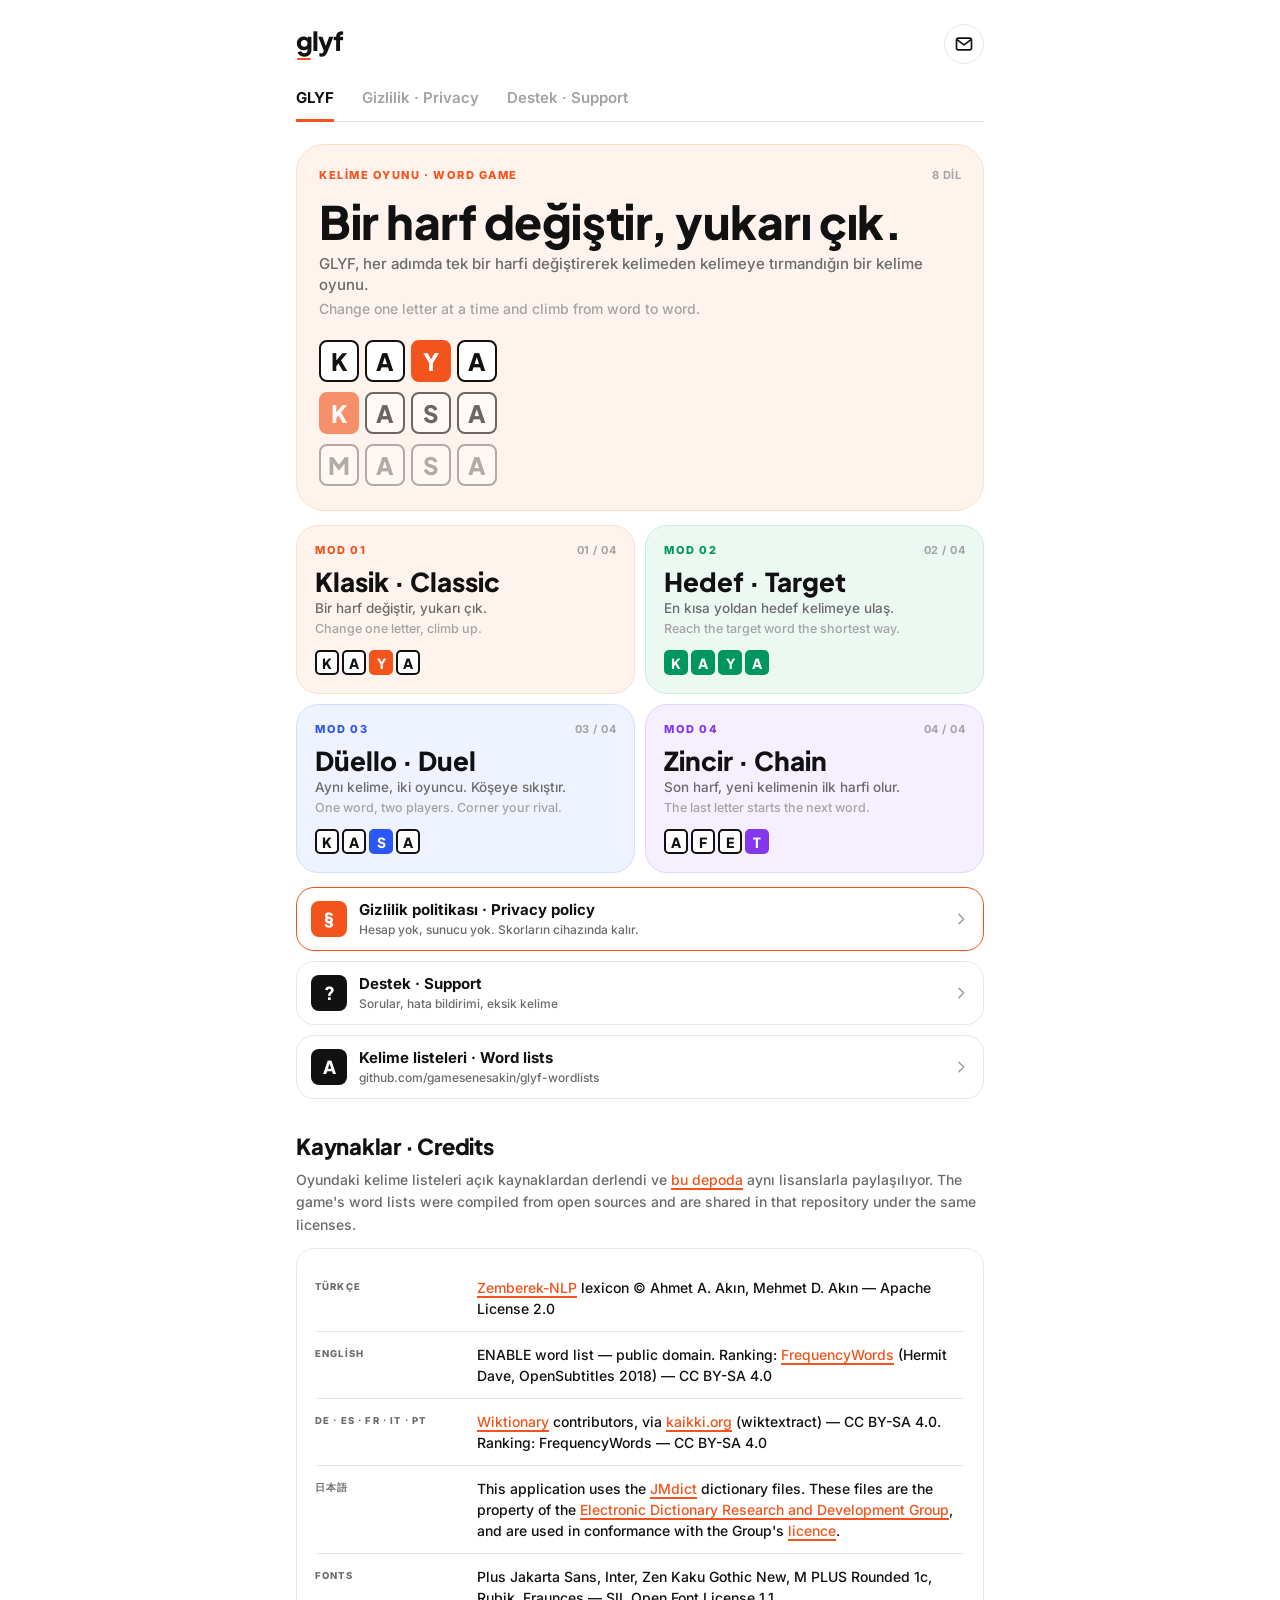
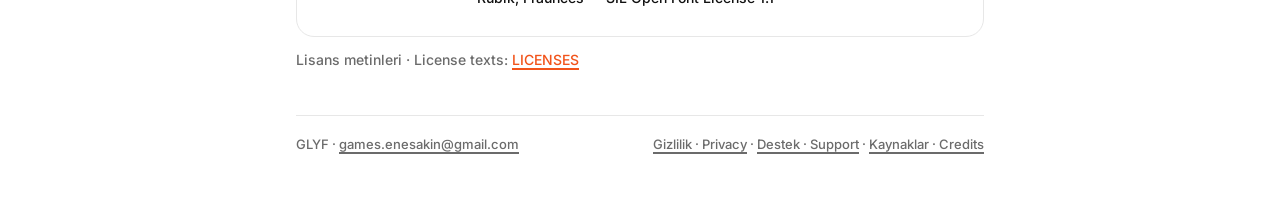
<file: docs/index.html>
<!doctype html>
<html lang="tr"><head><meta charset="utf-8"><meta name="viewport" content="width=device-width,initial-scale=1">
<title>GLYF · Kelime merdiveni oyunu · Word-ladder game</title><link rel="stylesheet" href="style.css"><link rel="icon" href="favicon.png"><link rel="apple-touch-icon" href="apple-touch-icon.png">
<meta name="theme-color" content="#FFFFFF" media="(prefers-color-scheme: light)"><meta name="theme-color" content="#000000" media="(prefers-color-scheme: dark)"></head>
<body class="m-o"><main>
<header><a class="logo" href="index.html" aria-label="GLYF"><span class="g">g</span>lyf</a><a class="mail" href="mailto:games.enesakin@gmail.com" aria-label="E-posta · Email"><svg viewBox="0 0 24 24" aria-hidden="true"><rect x="3" y="5" width="18" height="14" rx="2.5"/><path d="M4 7l8 6 8-6"/></svg></a></header>
<nav class="tabs" aria-label="Sayfalar"><a href="index.html" class="on">GLYF</a><a href="privacy.html">Gizlilik · Privacy</a><a href="support.html">Destek · Support</a></nav>

<section class="hero">
<div class="kicker"><span>Kelime oyunu · Word game</span><span>8 dil</span></div>
<h1>Bir harf değiştir, yukarı çık.</h1>
<p class="tag">GLYF, her adımda tek bir harfi değiştirerek kelimeden kelimeye tırmandığın bir kelime oyunu.</p>
<p class="tag en">Change one letter at a time and climb from word to word.</p>
<div class="art" aria-hidden="true"><div class="w"><span class="t">K</span><span class="t">A</span><span class="t a">Y</span><span class="t">A</span></div><div class="w f2"><span class="t a">K</span><span class="t">A</span><span class="t">S</span><span class="t">A</span></div><div class="w f3"><span class="t">M</span><span class="t">A</span><span class="t">S</span><span class="t">A</span></div></div>
</section>

<div class="modes"><div class="mode m-o"><div class="kicker"><span>MOD 01</span><span>01 / 04</span></div><h3>Klasik · Classic</h3><p>Bir harf değiştir, yukarı çık.</p><p class="en">Change one letter, climb up.</p><div class="w s"><span class="t">K</span><span class="t">A</span><span class="t a">Y</span><span class="t">A</span></div></div><div class="mode m-g"><div class="kicker"><span>MOD 02</span><span>02 / 04</span></div><h3>Hedef · Target</h3><p>En kısa yoldan hedef kelimeye ulaş.</p><p class="en">Reach the target word the shortest way.</p><div class="w s"><span class="t a">K</span><span class="t a">A</span><span class="t a">Y</span><span class="t a">A</span></div></div><div class="mode m-b"><div class="kicker"><span>MOD 03</span><span>03 / 04</span></div><h3>Düello · Duel</h3><p>Aynı kelime, iki oyuncu. Köşeye sıkıştır.</p><p class="en">One word, two players. Corner your rival.</p><div class="w s"><span class="t">K</span><span class="t">A</span><span class="t a">S</span><span class="t">A</span></div></div><div class="mode m-p"><div class="kicker"><span>MOD 04</span><span>04 / 04</span></div><h3>Zincir · Chain</h3><p>Son harf, yeni kelimenin ilk harfi olur.</p><p class="en">The last letter starts the next word.</p><div class="w s"><span class="t">A</span><span class="t">F</span><span class="t">E</span><span class="t a">T</span></div></div></div>

<div class="rows">
<a class="row pri" href="privacy.html"><span class="ic acc">§</span><span class="tx"><b>Gizlilik politikası · Privacy policy</b><span>Hesap yok, sunucu yok. Skorların cihazında kalır.</span></span><svg class="chev" viewBox="0 0 24 24" aria-hidden="true"><path d="M9 5l7 7-7 7"/></svg></a>
<a class="row" href="support.html"><span class="ic">?</span><span class="tx"><b>Destek · Support</b><span>Sorular, hata bildirimi, eksik kelime</span></span><svg class="chev" viewBox="0 0 24 24" aria-hidden="true"><path d="M9 5l7 7-7 7"/></svg></a>
<a class="row" href="https://github.com/gamesenesakin/glyf-wordlists"><span class="ic">A</span><span class="tx"><b>Kelime listeleri · Word lists</b><span>github.com/gamesenesakin/glyf-wordlists</span></span><svg class="chev" viewBox="0 0 24 24" aria-hidden="true"><path d="M9 5l7 7-7 7"/></svg></a>
</div>

<h2 id="credits">Kaynaklar · Credits</h2>
<p class="muted">Oyundaki kelime listeleri açık kaynaklardan derlendi ve <a href="https://github.com/gamesenesakin/glyf-wordlists">bu depoda</a> aynı lisanslarla paylaşılıyor. The game's word lists were compiled from open sources and are shared in that repository under the same licenses.</p>
<div class="card src">
<div><span class="k">Türkçe</span><span><a href="https://github.com/ahmetaa/zemberek-nlp">Zemberek-NLP</a> lexicon © Ahmet A. Akın, Mehmet D. Akın — Apache License 2.0</span></div>
<div><span class="k">English</span><span>ENABLE word list — public domain. Ranking: <a href="https://github.com/hermitdave/FrequencyWords">FrequencyWords</a> (Hermit Dave, OpenSubtitles 2018) — CC BY-SA 4.0</span></div>
<div><span class="k">DE · ES · FR · IT · PT</span><span><a href="https://www.wiktionary.org/">Wiktionary</a> contributors, via <a href="https://kaikki.org/">kaikki.org</a> (wiktextract) — CC BY-SA 4.0. Ranking: FrequencyWords — CC BY-SA 4.0</span></div>
<div><span class="k">日本語</span><span>This application uses the <a href="https://www.edrdg.org/wiki/index.php/JMdict-EDICT_Dictionary_Project">JMdict</a> dictionary files. These files are the property of the <a href="https://www.edrdg.org/">Electronic Dictionary Research and Development Group</a>, and are used in conformance with the Group's <a href="https://www.edrdg.org/edrdg/license.html">licence</a>.</span></div>
<div><span class="k">Fonts</span><span>Plus Jakarta Sans, Inter, Zen Kaku Gothic New, M PLUS Rounded 1c, Rubik, Fraunces — SIL Open Font License 1.1</span></div>
</div>
<p class="muted">Lisans metinleri · License texts: <a href="https://github.com/gamesenesakin/glyf-wordlists/tree/main/LICENSES">LICENSES</a></p>
<footer><span>GLYF · <a href="mailto:games.enesakin@gmail.com">games.enesakin@gmail.com</a></span><span><a href="privacy.html">Gizlilik · Privacy</a> · <a href="support.html">Destek · Support</a> · <a href="index.html#credits">Kaynaklar · Credits</a></span></footer>
</main></body></html>
</file>
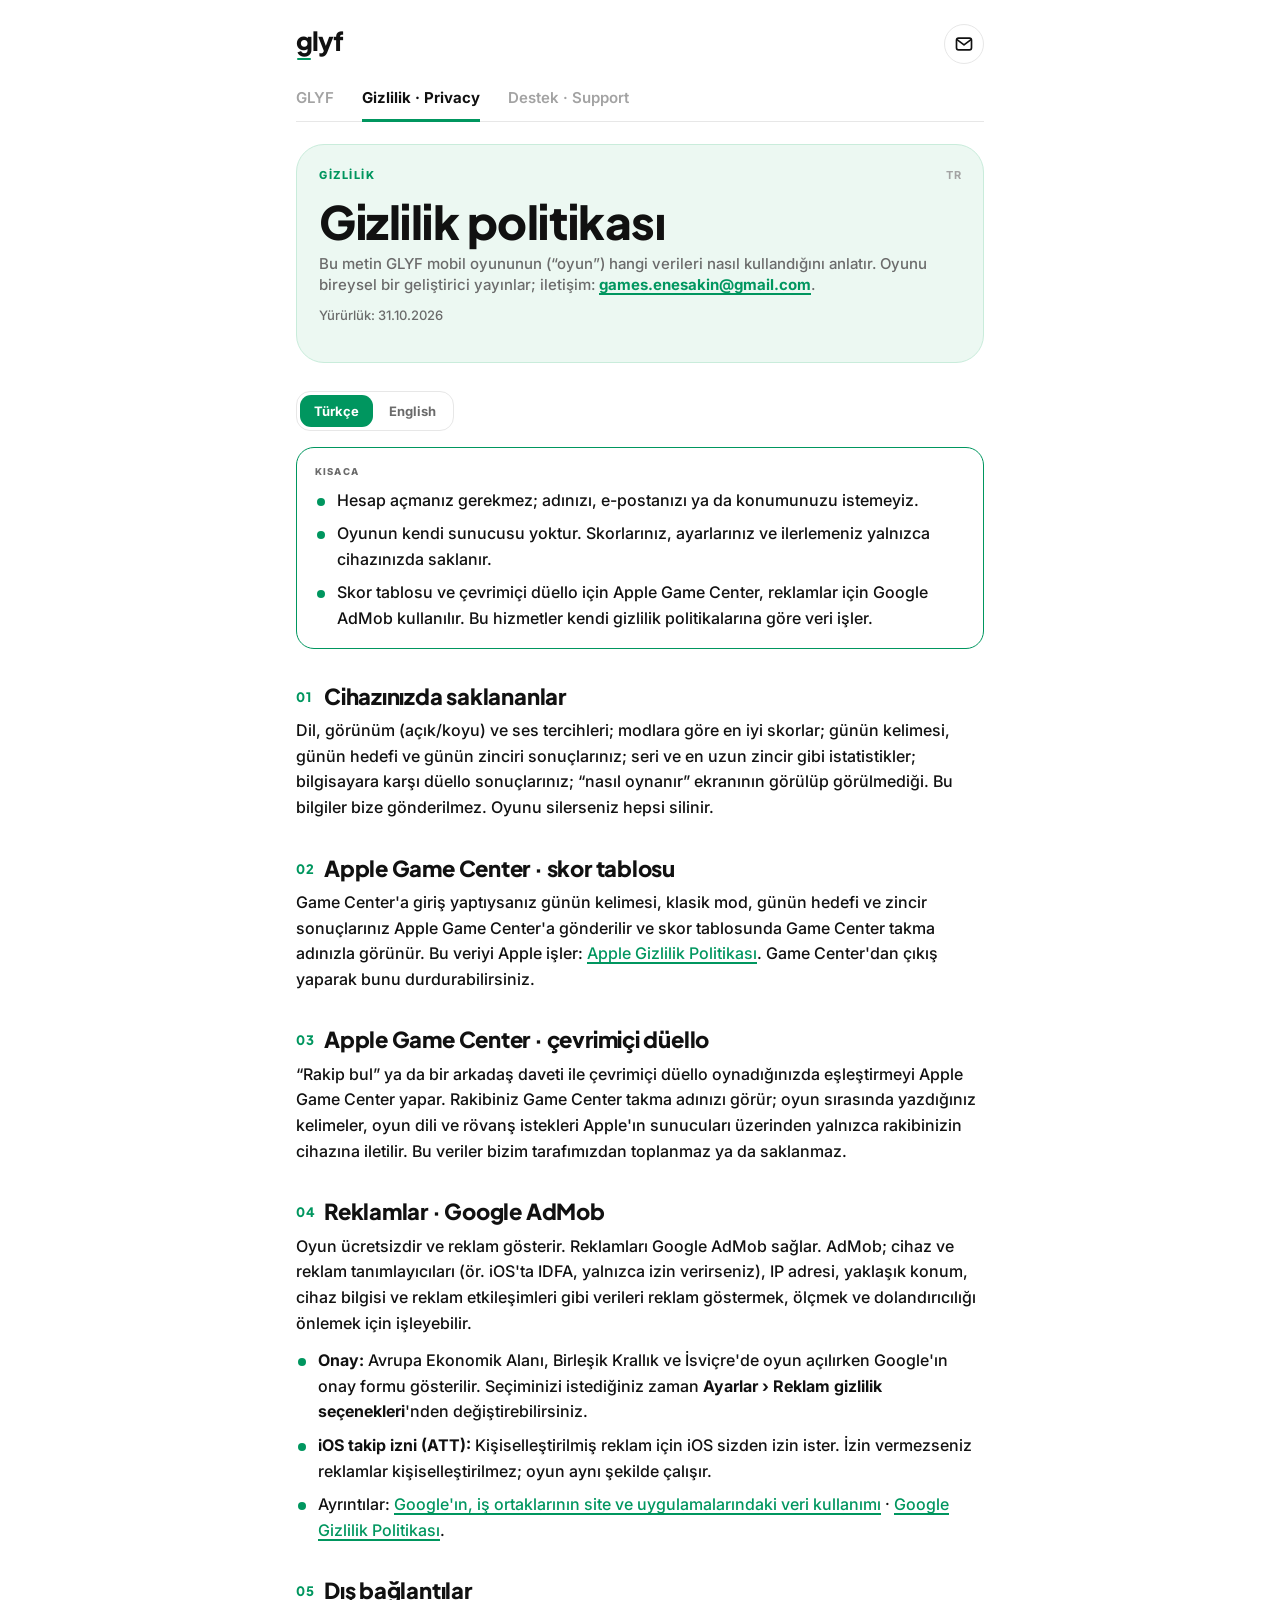
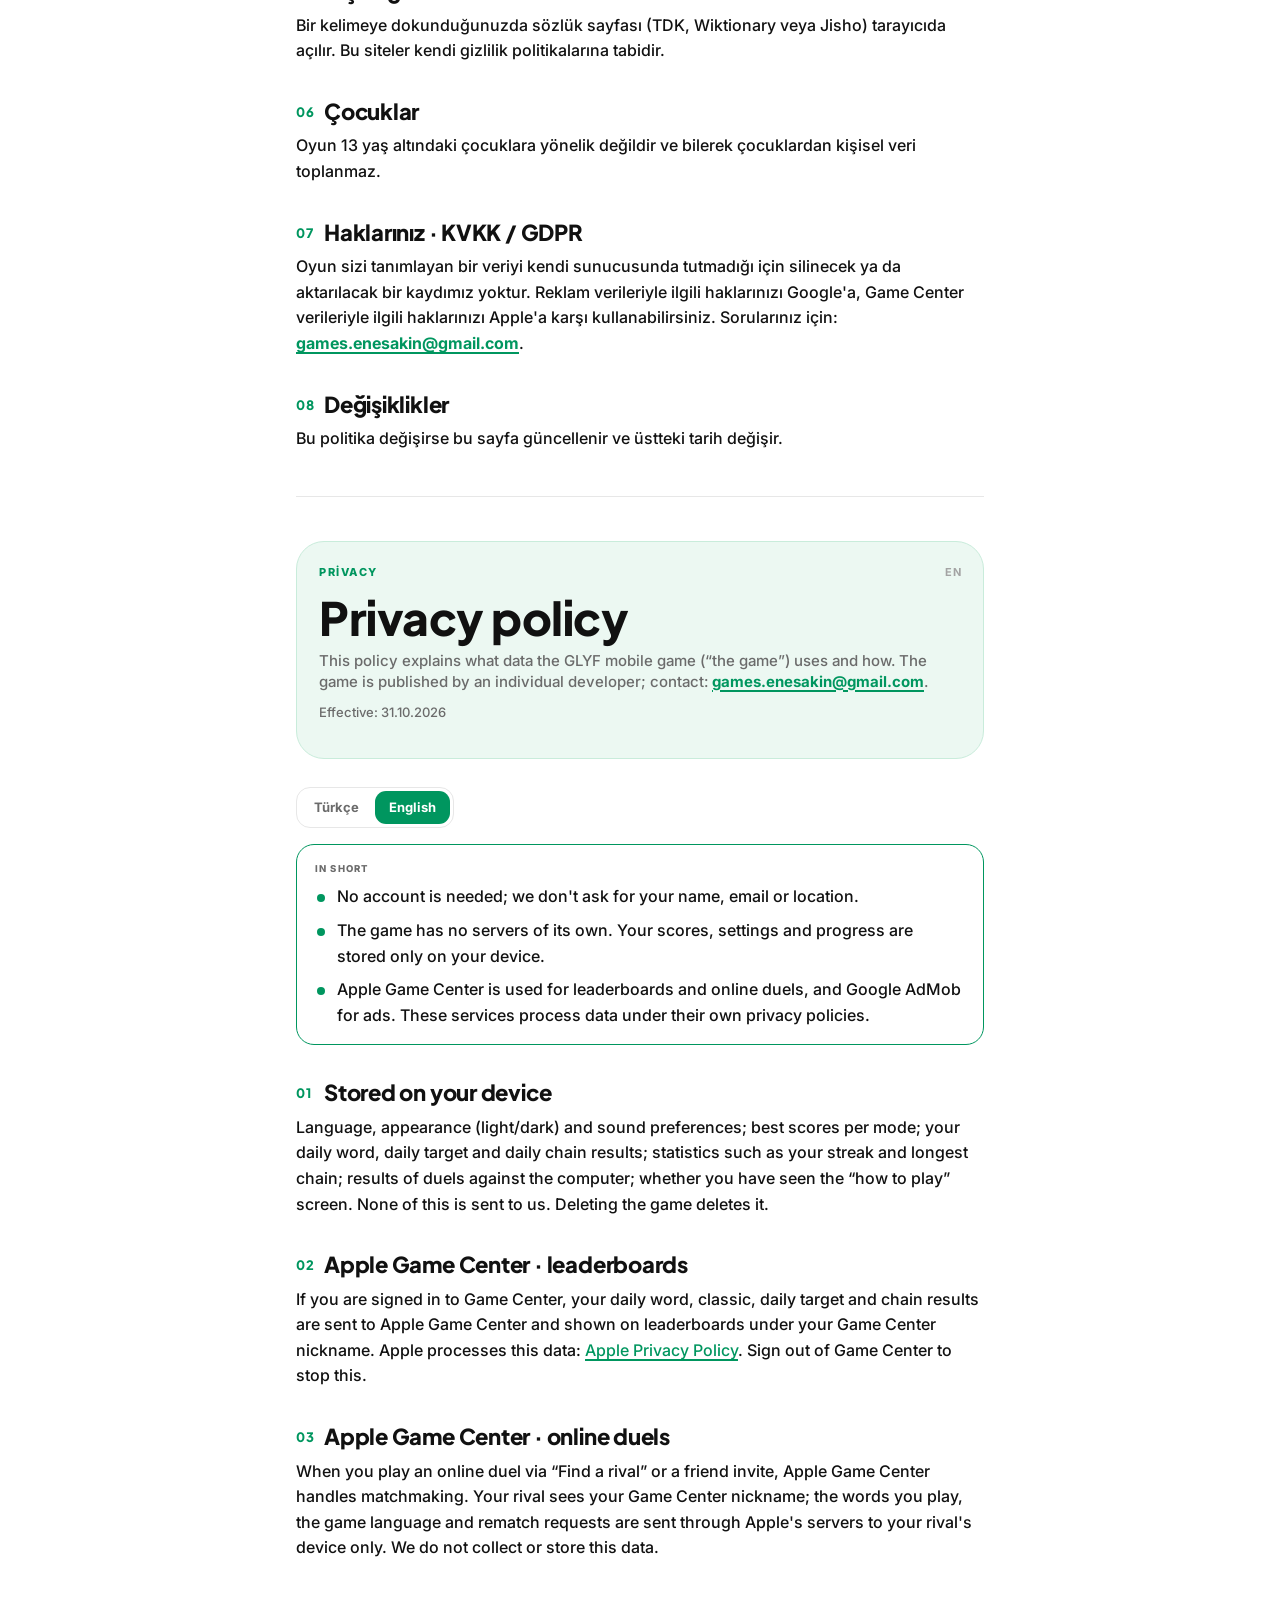
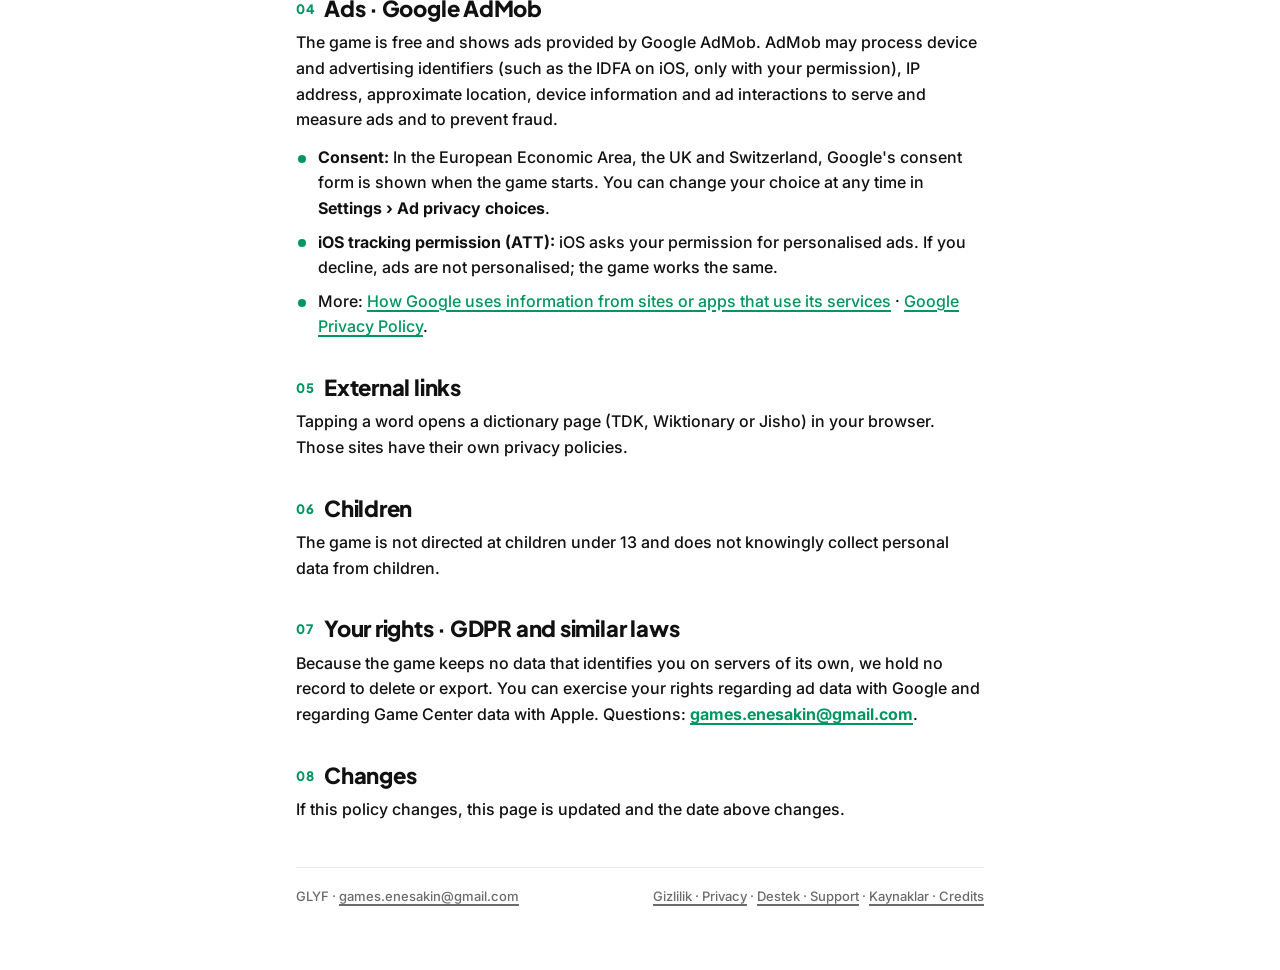
<file: docs/privacy.html>
<!doctype html>
<html lang="tr"><head><meta charset="utf-8"><meta name="viewport" content="width=device-width,initial-scale=1">
<title>Gizlilik politikası · Privacy policy · GLYF</title><link rel="stylesheet" href="style.css"><link rel="icon" href="favicon.png"><link rel="apple-touch-icon" href="apple-touch-icon.png">
<meta name="theme-color" content="#FFFFFF" media="(prefers-color-scheme: light)"><meta name="theme-color" content="#000000" media="(prefers-color-scheme: dark)"></head>
<body class="m-g"><main>
<header><a class="logo" href="index.html" aria-label="GLYF"><span class="g">g</span>lyf</a><a class="mail" href="mailto:games.enesakin@gmail.com" aria-label="E-posta · Email"><svg viewBox="0 0 24 24" aria-hidden="true"><rect x="3" y="5" width="18" height="14" rx="2.5"/><path d="M4 7l8 6 8-6"/></svg></a></header>
<nav class="tabs" aria-label="Sayfalar"><a href="index.html">GLYF</a><a href="privacy.html" class="on">Gizlilik · Privacy</a><a href="support.html">Destek · Support</a></nav>
<section class="doc" id="tr">
<div class="hero"><div class="kicker"><span>Gizlilik</span><span>TR</span></div><h1>Gizlilik politikası</h1><p class="tag">Bu metin GLYF mobil oyununun (“oyun”) hangi verileri nasıl kullandığını anlatır. Oyunu bireysel bir geliştirici yayınlar; iletişim: <a href="mailto:games.enesakin@gmail.com"><b>games.enesakin@gmail.com</b></a>.</p><p class="date">Yürürlük: 31.10.2026</p></div>
<div class="seg"><a href="#tr" class="on">Türkçe</a><a href="#en">English</a></div>
<div class="card pri"><p class="cap">Kısaca</p><ul><li>Hesap açmanız gerekmez; adınızı, e-postanızı ya da konumunuzu istemeyiz.</li><li>Oyunun kendi sunucusu yoktur. Skorlarınız, ayarlarınız ve ilerlemeniz yalnızca cihazınızda saklanır.</li><li>Skor tablosu ve çevrimiçi düello için Apple Game Center, reklamlar için Google AdMob kullanılır. Bu hizmetler kendi gizlilik politikalarına göre veri işler.</li></ul></div><h2><span class="n">01</span>Cihazınızda saklananlar</h2><p>Dil, görünüm (açık/koyu) ve ses tercihleri; modlara göre en iyi skorlar; günün kelimesi, günün hedefi ve günün zinciri sonuçlarınız; seri ve en uzun zincir gibi istatistikler; bilgisayara karşı düello sonuçlarınız; “nasıl oynanır” ekranının görülüp görülmediği. Bu bilgiler bize gönderilmez. Oyunu silerseniz hepsi silinir.</p><h2><span class="n">02</span>Apple Game Center · skor tablosu</h2><p>Game Center'a giriş yaptıysanız günün kelimesi, klasik mod, günün hedefi ve zincir sonuçlarınız Apple Game Center'a gönderilir ve skor tablosunda Game Center takma adınızla görünür. Bu veriyi Apple işler: <a href="https://www.apple.com/legal/privacy/">Apple Gizlilik Politikası</a>. Game Center'dan çıkış yaparak bunu durdurabilirsiniz.</p><h2><span class="n">03</span>Apple Game Center · çevrimiçi düello</h2><p>“Rakip bul” ya da bir arkadaş daveti ile çevrimiçi düello oynadığınızda eşleştirmeyi Apple Game Center yapar. Rakibiniz Game Center takma adınızı görür; oyun sırasında yazdığınız kelimeler, oyun dili ve rövanş istekleri Apple'ın sunucuları üzerinden yalnızca rakibinizin cihazına iletilir. Bu veriler bizim tarafımızdan toplanmaz ya da saklanmaz.</p><h2><span class="n">04</span>Reklamlar · Google AdMob</h2><p>Oyun ücretsizdir ve reklam gösterir. Reklamları Google AdMob sağlar. AdMob; cihaz ve reklam tanımlayıcıları (ör. iOS'ta IDFA, yalnızca izin verirseniz), IP adresi, yaklaşık konum, cihaz bilgisi ve reklam etkileşimleri gibi verileri reklam göstermek, ölçmek ve dolandırıcılığı önlemek için işleyebilir.</p><ul><li><b>Onay:</b> Avrupa Ekonomik Alanı, Birleşik Krallık ve İsviçre'de oyun açılırken Google'ın onay formu gösterilir. Seçiminizi istediğiniz zaman <b>Ayarlar › Reklam gizlilik seçenekleri</b>'nden değiştirebilirsiniz.</li><li><b>iOS takip izni (ATT):</b> Kişiselleştirilmiş reklam için iOS sizden izin ister. İzin vermezseniz reklamlar kişiselleştirilmez; oyun aynı şekilde çalışır.</li><li>Ayrıntılar: <a href="https://policies.google.com/technologies/partner-sites">Google'ın, iş ortaklarının site ve uygulamalarındaki veri kullanımı</a> · <a href="https://policies.google.com/privacy">Google Gizlilik Politikası</a>.</li></ul><h2><span class="n">05</span>Dış bağlantılar</h2><p>Bir kelimeye dokunduğunuzda sözlük sayfası (TDK, Wiktionary veya Jisho) tarayıcıda açılır. Bu siteler kendi gizlilik politikalarına tabidir.</p><h2><span class="n">06</span>Çocuklar</h2><p>Oyun 13 yaş altındaki çocuklara yönelik değildir ve bilerek çocuklardan kişisel veri toplanmaz.</p><h2><span class="n">07</span>Haklarınız · KVKK / GDPR</h2><p>Oyun sizi tanımlayan bir veriyi kendi sunucusunda tutmadığı için silinecek ya da aktarılacak bir kaydımız yoktur. Reklam verileriyle ilgili haklarınızı Google'a, Game Center verileriyle ilgili haklarınızı Apple'a karşı kullanabilirsiniz. Sorularınız için: <a href="mailto:games.enesakin@gmail.com"><b>games.enesakin@gmail.com</b></a>.</p><h2><span class="n">08</span>Değişiklikler</h2><p>Bu politika değişirse bu sayfa güncellenir ve üstteki tarih değişir.</p>
</section>
<hr>
<section class="doc" id="en">
<div class="hero"><div class="kicker"><span>Privacy</span><span>EN</span></div><h1>Privacy policy</h1><p class="tag">This policy explains what data the GLYF mobile game (“the game”) uses and how. The game is published by an individual developer; contact: <a href="mailto:games.enesakin@gmail.com"><b>games.enesakin@gmail.com</b></a>.</p><p class="date">Effective: 31.10.2026</p></div>
<div class="seg"><a href="#tr">Türkçe</a><a href="#en" class="on">English</a></div>
<div class="card pri"><p class="cap">In short</p><ul><li>No account is needed; we don't ask for your name, email or location.</li><li>The game has no servers of its own. Your scores, settings and progress are stored only on your device.</li><li>Apple Game Center is used for leaderboards and online duels, and Google AdMob for ads. These services process data under their own privacy policies.</li></ul></div><h2><span class="n">01</span>Stored on your device</h2><p>Language, appearance (light/dark) and sound preferences; best scores per mode; your daily word, daily target and daily chain results; statistics such as your streak and longest chain; results of duels against the computer; whether you have seen the “how to play” screen. None of this is sent to us. Deleting the game deletes it.</p><h2><span class="n">02</span>Apple Game Center · leaderboards</h2><p>If you are signed in to Game Center, your daily word, classic, daily target and chain results are sent to Apple Game Center and shown on leaderboards under your Game Center nickname. Apple processes this data: <a href="https://www.apple.com/legal/privacy/">Apple Privacy Policy</a>. Sign out of Game Center to stop this.</p><h2><span class="n">03</span>Apple Game Center · online duels</h2><p>When you play an online duel via “Find a rival” or a friend invite, Apple Game Center handles matchmaking. Your rival sees your Game Center nickname; the words you play, the game language and rematch requests are sent through Apple's servers to your rival's device only. We do not collect or store this data.</p><h2><span class="n">04</span>Ads · Google AdMob</h2><p>The game is free and shows ads provided by Google AdMob. AdMob may process device and advertising identifiers (such as the IDFA on iOS, only with your permission), IP address, approximate location, device information and ad interactions to serve and measure ads and to prevent fraud.</p><ul><li><b>Consent:</b> In the European Economic Area, the UK and Switzerland, Google's consent form is shown when the game starts. You can change your choice at any time in <b>Settings › Ad privacy choices</b>.</li><li><b>iOS tracking permission (ATT):</b> iOS asks your permission for personalised ads. If you decline, ads are not personalised; the game works the same.</li><li>More: <a href="https://policies.google.com/technologies/partner-sites">How Google uses information from sites or apps that use its services</a> · <a href="https://policies.google.com/privacy">Google Privacy Policy</a>.</li></ul><h2><span class="n">05</span>External links</h2><p>Tapping a word opens a dictionary page (TDK, Wiktionary or Jisho) in your browser. Those sites have their own privacy policies.</p><h2><span class="n">06</span>Children</h2><p>The game is not directed at children under 13 and does not knowingly collect personal data from children.</p><h2><span class="n">07</span>Your rights · GDPR and similar laws</h2><p>Because the game keeps no data that identifies you on servers of its own, we hold no record to delete or export. You can exercise your rights regarding ad data with Google and regarding Game Center data with Apple. Questions: <a href="mailto:games.enesakin@gmail.com"><b>games.enesakin@gmail.com</b></a>.</p><h2><span class="n">08</span>Changes</h2><p>If this policy changes, this page is updated and the date above changes.</p>
</section>
<footer><span>GLYF · <a href="mailto:games.enesakin@gmail.com">games.enesakin@gmail.com</a></span><span><a href="privacy.html">Gizlilik · Privacy</a> · <a href="support.html">Destek · Support</a> · <a href="index.html#credits">Kaynaklar · Credits</a></span></footer>
</main></body></html>
</file>
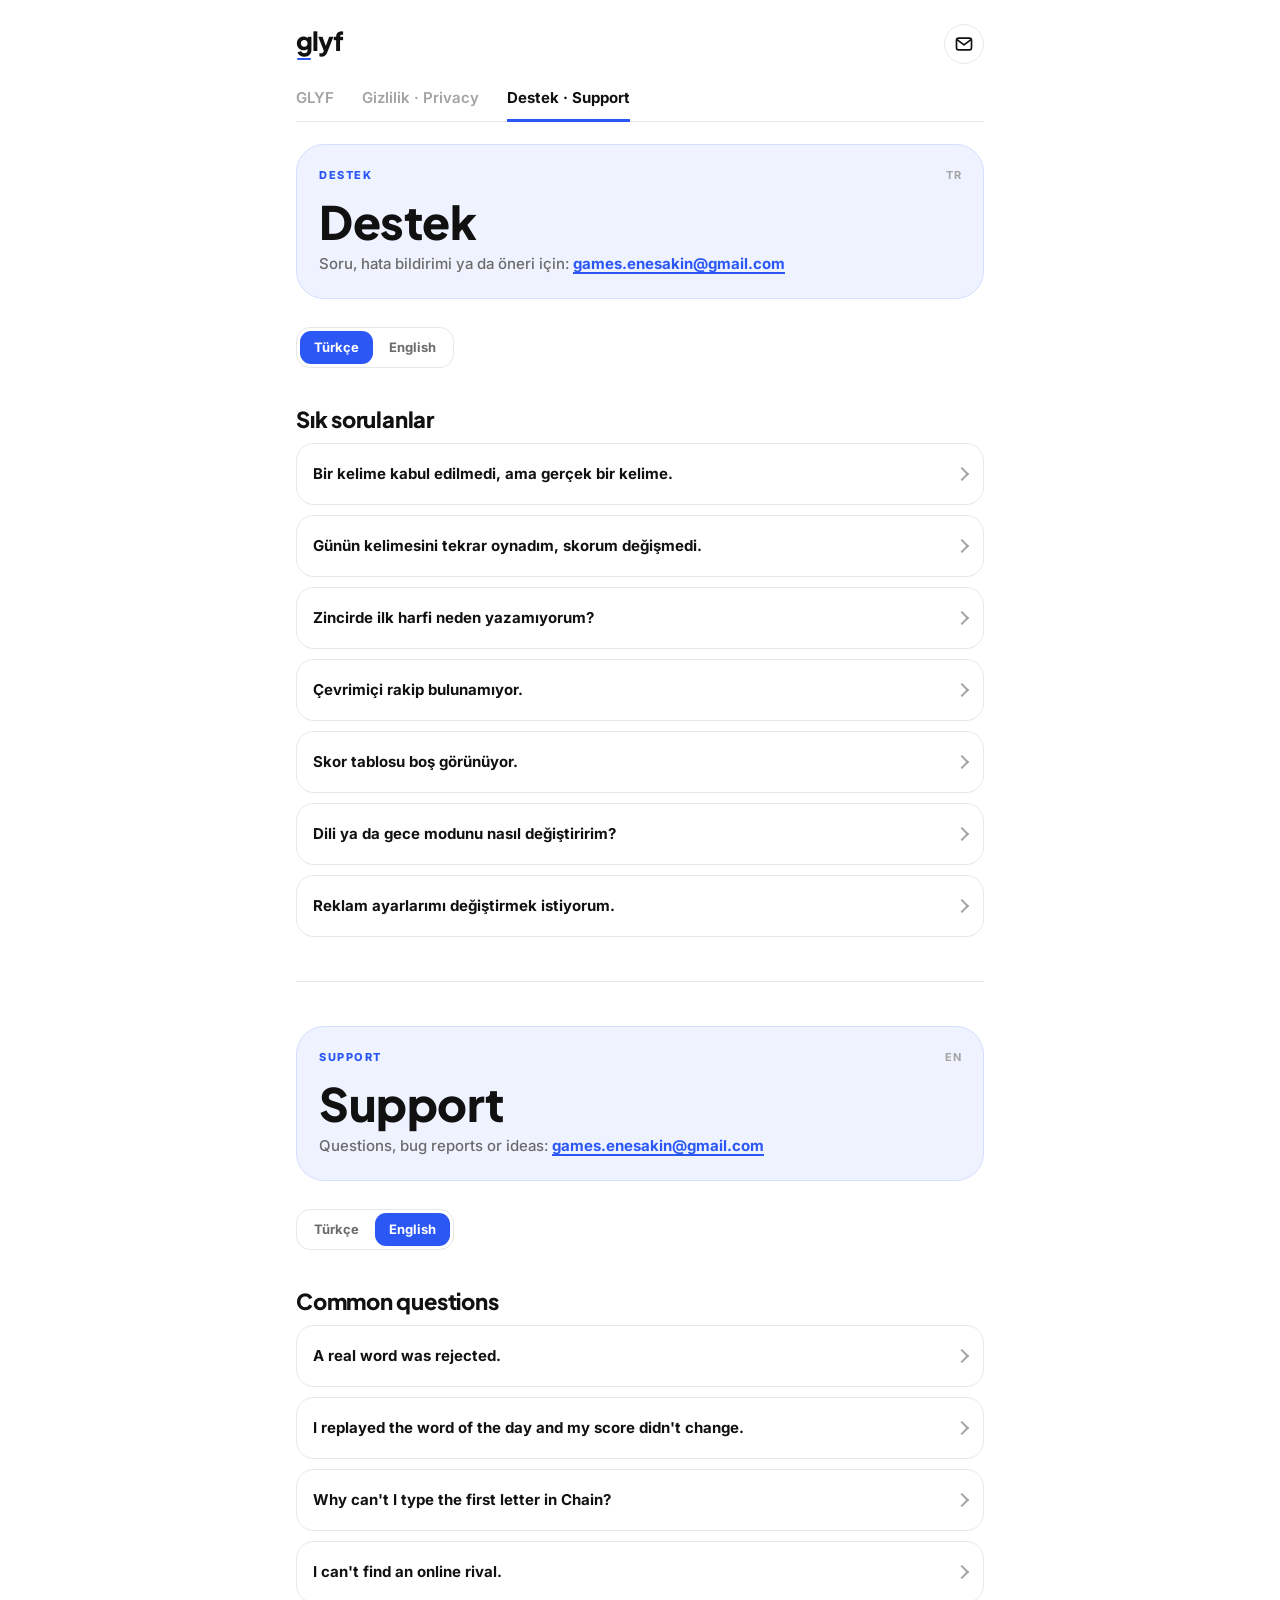
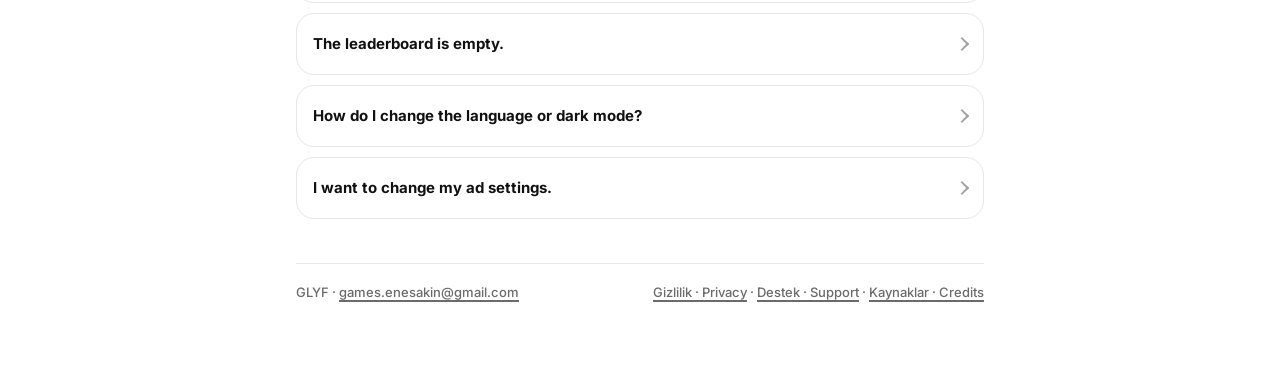
<file: docs/support.html>
<!doctype html>
<html lang="tr"><head><meta charset="utf-8"><meta name="viewport" content="width=device-width,initial-scale=1">
<title>Destek · Support · GLYF</title><link rel="stylesheet" href="style.css"><link rel="icon" href="favicon.png"><link rel="apple-touch-icon" href="apple-touch-icon.png">
<meta name="theme-color" content="#FFFFFF" media="(prefers-color-scheme: light)"><meta name="theme-color" content="#000000" media="(prefers-color-scheme: dark)"></head>
<body class="m-b"><main>
<header><a class="logo" href="index.html" aria-label="GLYF"><span class="g">g</span>lyf</a><a class="mail" href="mailto:games.enesakin@gmail.com" aria-label="E-posta · Email"><svg viewBox="0 0 24 24" aria-hidden="true"><rect x="3" y="5" width="18" height="14" rx="2.5"/><path d="M4 7l8 6 8-6"/></svg></a></header>
<nav class="tabs" aria-label="Sayfalar"><a href="index.html">GLYF</a><a href="privacy.html">Gizlilik · Privacy</a><a href="support.html" class="on">Destek · Support</a></nav>
<section class="doc" id="tr">
<div class="hero"><div class="kicker"><span>Destek</span><span>TR</span></div><h1>Destek</h1><p class="tag">Soru, hata bildirimi ya da öneri için: <a href="mailto:games.enesakin@gmail.com"><b>games.enesakin@gmail.com</b></a></p></div>
<div class="seg"><a href="#tr" class="on">Türkçe</a><a href="#en">English</a></div>
<h2>Sık sorulanlar</h2>
<details><summary>Bir kelime kabul edilmedi, ama gerçek bir kelime.</summary><p>Kelime listeleri açık sözlüklerden derlendi; eksikler olabilir. Kelimeyi ve dilini e-postayla yaz ya da <a href="https://github.com/gamesenesakin/glyf-wordlists/issues">GitHub'da bildir</a>. Türkçede yalnızca sözlükteki yalın haller ve fiil kökleri geçerli; ek almış haller (ör. “aldı”, “beni”) kabul edilmez.</p></details><details><summary>Günün kelimesini tekrar oynadım, skorum değişmedi.</summary><p>Günün kelimesinde, günün hedefinde ve günün zincirinde ilk oyunun sayılır. Sonraki oyunlar pratiktir ve skor tablosuna gitmez.</p></details><details><summary>Zincirde ilk harfi neden yazamıyorum?</summary><p>Zincirde her kelime öncekinin son harfiyle başlar; o harf kutuya kendiliğinden gelir. Sen kelimenin geri kalanını yazarsın.</p></details><details><summary>Çevrimiçi rakip bulunamıyor.</summary><p>Çevrimiçi düello Apple Game Center kullanır. iPhone'da Ayarlar › Game Center'dan giriş yaptığından ve internete bağlı olduğundan emin ol. Başka dilde oynayan bir arkadaşının davetini kabul edersen oyun o maç için onun diline geçer.</p></details><details><summary>Skor tablosu boş görünüyor.</summary><p>Skor tablosu Apple Game Center kullanır. iPhone'da Ayarlar › Game Center'dan giriş yaptığından emin ol.</p></details><details><summary>Dili ya da gece modunu nasıl değiştiririm?</summary><p>Ana ekranda sağ üstteki dişli › Dil / Görünüm. Kelimeler ve menüler birlikte değişir. Nasıl oynanır ve kaynaklar için sol üstteki (i) düğmesine dokun.</p></details><details><summary>Reklam ayarlarımı değiştirmek istiyorum.</summary><p>Ayarlar › Reklam gizlilik seçenekleri (Avrupa'da görünür). iOS takip iznini iPhone Ayarlar › Gizlilik ve Güvenlik › Takip'ten değiştirebilirsin.</p></details>
</section>
<hr>
<section class="doc" id="en">
<div class="hero"><div class="kicker"><span>Support</span><span>EN</span></div><h1>Support</h1><p class="tag">Questions, bug reports or ideas: <a href="mailto:games.enesakin@gmail.com"><b>games.enesakin@gmail.com</b></a></p></div>
<div class="seg"><a href="#tr">Türkçe</a><a href="#en" class="on">English</a></div>
<h2>Common questions</h2>
<details><summary>A real word was rejected.</summary><p>The word lists come from open dictionaries and may have gaps. Send the word and its language by email or <a href="https://github.com/gamesenesakin/glyf-wordlists/issues">report it on GitHub</a>.</p></details><details><summary>I replayed the word of the day and my score didn't change.</summary><p>Only your first game of the daily word, daily target and daily chain counts. Later games are practice and don't go to the leaderboard.</p></details><details><summary>Why can't I type the first letter in Chain?</summary><p>In Chain, every word starts with the last letter of the previous one, so that letter is filled in for you. You type the rest of the word.</p></details><details><summary>I can't find an online rival.</summary><p>Online duels use Apple Game Center. Make sure you're signed in under iPhone Settings › Game Center and that you're online. If you accept an invite from a friend playing in another language, the game switches to that language for the match.</p></details><details><summary>The leaderboard is empty.</summary><p>Leaderboards use Apple Game Center. Make sure you're signed in under iPhone Settings › Game Center.</p></details><details><summary>How do I change the language or dark mode?</summary><p>Tap the gear at the top right of the home screen › Language / Appearance. Words and menus change together. For how to play and credits, tap the (i) button at the top left.</p></details><details><summary>I want to change my ad settings.</summary><p>Settings › Ad privacy choices (shown in Europe). You can change the iOS tracking permission in iPhone Settings › Privacy &amp; Security › Tracking.</p></details>
</section>
<footer><span>GLYF · <a href="mailto:games.enesakin@gmail.com">games.enesakin@gmail.com</a></span><span><a href="privacy.html">Gizlilik · Privacy</a> · <a href="support.html">Destek · Support</a> · <a href="index.html#credits">Kaynaklar · Credits</a></span></footer>
</main></body></html>
</file>
<file: docs/style.css>
@import url("https://fonts.googleapis.com/css2?family=Plus+Jakarta+Sans:wght@700;800&family=Inter:wght@400;500;600;700;800&display=swap");

/* GLYF tasarım dili: beyaz/siyah zemin, mod renkleri, Plus Jakarta Sans (başlık, harf kutuları) + Inter (metin) */
:root{
  --bg:#FFFFFF;--surface:#FFFFFF;--ink:#111111;--ink2:#6B6B6B;--ink3:#A3A3A3;--line:#E7E7E7;
  --tile:#FFFFFF;--tileLine:#111111;--onInk:#FFFFFF;--on:#FFFFFF;
  --o:#F2541B;--o-t:#FFF3ED;--o-l:#FFDCCB;
  --g:#00965F;--g-t:#ECF8F2;--g-l:#C9ECDB;
  --b:#2B57F5;--b-t:#EFF3FF;--b-l:#D4DEFF;
  --p:#8338EC;--p-t:#F6EFFF;--p-l:#E4D4FC;
  --acc:var(--o);--tint:var(--o-t);--tintLine:var(--o-l);
  --display:"Plus Jakarta Sans","Inter",-apple-system,BlinkMacSystemFont,"Segoe UI",sans-serif;
  color-scheme:light dark;
}
@media (prefers-color-scheme:dark){:root{
  --bg:#000000;--surface:#0E0E0E;--ink:#F4F4F4;--ink2:#9C9C9C;--ink3:#5E5E5E;--line:#262626;
  --tile:#121212;--tileLine:#F4F4F4;--onInk:#000000;--on:#000000;
  --o:#FF6A33;--o-t:#1A0C05;--o-l:#3A1A0C;
  --g:#1FC98A;--g-t:#03150D;--g-l:#0B3A26;
  --b:#6487FF;--b-t:#060B20;--b-l:#182558;
  --p:#AA78FF;--p-t:#10071C;--p-l:#2F1A50;
}}
.m-o{--acc:var(--o);--tint:var(--o-t);--tintLine:var(--o-l)}
.m-g{--acc:var(--g);--tint:var(--g-t);--tintLine:var(--g-l)}
.m-b{--acc:var(--b);--tint:var(--b-t);--tintLine:var(--b-l)}
.m-p{--acc:var(--p);--tint:var(--p-t);--tintLine:var(--p-l)}

*{box-sizing:border-box}
html{-webkit-text-size-adjust:100%}
body{margin:0;background:var(--bg);color:var(--ink);font:500 16px/1.6 Inter,-apple-system,BlinkMacSystemFont,"Segoe UI",Roboto,sans-serif;-webkit-font-smoothing:antialiased}
main{max-width:720px;margin:0 auto;padding:24px 16px 64px}
a{color:var(--acc);text-underline-offset:3px;text-decoration-thickness:1.5px}
b,strong{font-weight:700}

/* ---- üst: yazı logosu + sekmeler */
header{display:flex;align-items:center;justify-content:space-between;height:40px;margin-bottom:22px}
.logo{display:inline-flex;font:800 26px/1 var(--display);letter-spacing:-.04em;color:var(--ink);text-decoration:none;padding-bottom:6px}
.logo .g{position:relative}
.logo .g::after{content:"";position:absolute;left:4%;right:8%;bottom:-6px;height:2px;border-radius:1px;background:var(--acc)}
.mail{width:40px;height:40px;border-radius:20px;border:1.5px solid var(--line);background:var(--surface);display:flex;align-items:center;justify-content:center}
.mail svg{width:20px;height:20px;fill:none;stroke:var(--ink);stroke-width:2;stroke-linecap:round;stroke-linejoin:round}
nav.tabs{display:flex;gap:28px;margin-bottom:22px;border-bottom:1px solid var(--line)}
nav.tabs a{padding-bottom:9px;margin-bottom:-1px;border-bottom:3px solid transparent;font-size:15px;font-weight:600;color:var(--ink3);text-decoration:none;white-space:nowrap}
nav.tabs a:hover{color:var(--ink)}
nav.tabs a.on{font-weight:700;color:var(--ink);border-bottom-color:var(--acc)}
@media (max-width:420px){nav.tabs{justify-content:space-between;gap:0}}

/* ---- modun açık renginde büyük kart */
.hero{position:relative;border-radius:28px;border:1px solid var(--tintLine);background:var(--tint);padding:22px 22px 24px;margin-bottom:14px;overflow:hidden}
.kicker{display:flex;justify-content:space-between;align-items:center;font-size:11px;font-weight:800;letter-spacing:.14em;text-transform:uppercase;color:var(--acc)}
.kicker span+span{color:var(--ink3);letter-spacing:.04em;font-weight:700}
h1{margin:12px 0 0;font:800 clamp(36px,9vw,46px)/1.05 var(--display);letter-spacing:-.01em}
.tag{margin:8px 0 0;font-size:15px;line-height:1.4;color:var(--ink2)}
.tag.en{margin-top:4px;color:var(--ink3);font-size:14px}
.art{margin-top:22px;display:flex;flex-direction:column;gap:10px;align-items:flex-start}

/* ---- harf kutuları */
.w{display:flex;gap:6px}
.t{width:40px;height:42px;flex:none;border-radius:8px;background:var(--tile);border:2px solid var(--tileLine);color:var(--ink);display:flex;align-items:center;justify-content:center;font:800 24px/1 var(--display);letter-spacing:-.01em}
.t.a{background:var(--acc);border-color:var(--acc);color:var(--on)}
.w.s .t{width:24px;height:25px;border-radius:5px;font-size:14px}
.w.s{gap:3px}
.f2{opacity:.62}.f3{opacity:.32}

/* ---- modlar */
.modes{display:grid;grid-template-columns:1fr 1fr;gap:10px;margin:0 0 14px}
@media (max-width:520px){.modes{grid-template-columns:1fr}}
.mode{border-radius:22px;border:1px solid var(--tintLine);background:var(--tint);padding:16px 18px 18px}
.mode h3{margin:8px 0 2px;font:800 26px/1.1 var(--display)}
.mode p{margin:0;color:var(--ink2);font-size:13.5px;line-height:1.45}
.mode p.en{color:var(--ink3);font-size:12.5px;margin-top:2px}
.mode .w{margin-top:12px}

/* ---- satır kartları (64 dp) */
.rows{display:flex;flex-direction:column;gap:10px;margin:0 0 14px}
.row{min-height:64px;padding:10px 14px;border-radius:18px;border:1px solid var(--line);background:var(--surface);display:flex;align-items:center;gap:12px;color:var(--ink);text-decoration:none}
.row.pri{border:1.5px solid var(--acc)}
.row .ic{width:36px;height:36px;flex:none;border-radius:8px;background:var(--ink);color:var(--onInk);display:flex;align-items:center;justify-content:center;font:800 18px/1 var(--display)}
.row .ic.acc{background:var(--acc);color:var(--on)}
.row .tx{flex:1;min-width:0;display:flex;flex-direction:column;gap:2px}
.row .tx b{font-size:15px;font-weight:700;line-height:1.3}
.row .tx span{font-size:12px;font-weight:500;color:var(--ink2);line-height:1.35}
.chev{width:16px;height:16px;flex:none;fill:none;stroke:var(--ink3);stroke-width:2.4;stroke-linecap:round;stroke-linejoin:round}

/* ---- metin sayfaları */
.seg{display:inline-flex;padding:3px;border-radius:14px;border:1px solid var(--line);background:var(--surface);gap:2px;margin:14px 0 4px}
.seg a{padding:6px 14px;border-radius:11px;font-size:13px;font-weight:700;color:var(--ink2);text-decoration:none}
.seg a.on{background:var(--acc);color:var(--on)}
.date{font-size:13px;color:var(--ink2);margin-top:10px}
section.doc{scroll-margin-top:16px}
h2{margin:34px 0 8px;font:800 22px/1.25 var(--display);letter-spacing:-.01em}
h2 .n{display:inline-block;min-width:28px;color:var(--acc);font-size:13px;letter-spacing:.06em;vertical-align:3px}
p{margin:0 0 12px}
.card{background:var(--surface);border:1px solid var(--line);border-radius:18px;padding:16px 18px;margin:12px 0}
.card.pri{border:1.5px solid var(--acc)}
.cap{font-size:9.5px;font-weight:800;letter-spacing:.12em;text-transform:uppercase;color:var(--ink2);margin:0 0 8px}
ul{margin:0 0 12px;padding-left:0;list-style:none}
li{position:relative;padding-left:22px;margin:0 0 8px}
li::before{content:"";position:absolute;left:2px;top:.62em;width:8px;height:8px;border-radius:4px;background:var(--acc)}
.card ul{margin:0}.card li:last-child{margin-bottom:0}
details{background:var(--surface);border:1px solid var(--line);border-radius:18px;margin:10px 0;padding:0 16px}
details[open]{border-color:var(--acc)}
summary{list-style:none;cursor:pointer;display:flex;align-items:center;gap:12px;min-height:60px;font-weight:700;font-size:15px;line-height:1.35;padding:10px 0}
summary::-webkit-details-marker{display:none}
summary::after{content:"";margin-left:auto;flex:none;width:8px;height:8px;border-right:2.4px solid var(--ink3);border-bottom:2.4px solid var(--ink3);transform:rotate(-45deg);transition:transform .2s}
details[open] summary::after{transform:rotate(45deg)}
details p{color:var(--ink2);font-size:15px;padding-bottom:4px}
hr{margin:44px 0;border:0;border-top:1px solid var(--line)}
.muted{color:var(--ink2);font-size:14px}

/* ---- kaynaklar tablosu */
.src{display:flex;flex-direction:column}
.src div{display:grid;grid-template-columns:150px 1fr;gap:12px;padding:12px 0;border-bottom:1px solid var(--line);font-size:14px;line-height:1.5}
.src div:last-child{border-bottom:0}
.src dt,.src .k{font-size:9.5px;font-weight:800;letter-spacing:.12em;text-transform:uppercase;color:var(--ink2);padding-top:3px}
@media (max-width:520px){.src div{grid-template-columns:1fr;gap:4px}}

footer{margin-top:44px;padding-top:18px;border-top:1px solid var(--line);display:flex;justify-content:space-between;flex-wrap:wrap;gap:8px;color:var(--ink2);font-size:13px}
footer a{color:var(--ink2)}
</file>
